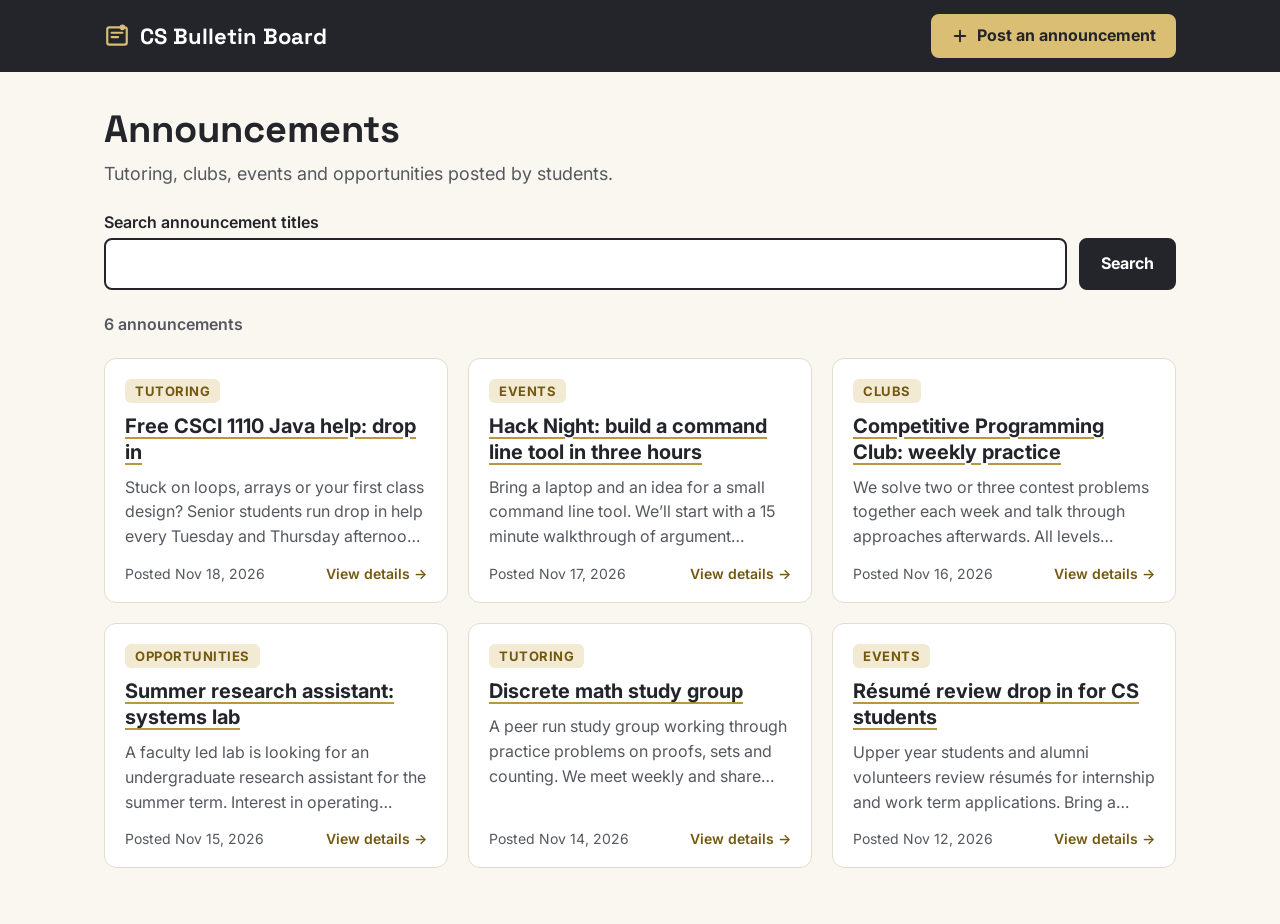
<file: index.html>
<!doctype html>
<html lang="en">

<head>
  <meta charset="utf-8">
  <meta name="viewport" content="width=device-width, initial-scale=1">
  <title>Announcements | CS Bulletin Board</title>

  <link rel="preconnect" href="https://fonts.googleapis.com">
  <link rel="preconnect" href="https://fonts.gstatic.com" crossorigin>
  <link
    rel="stylesheet"
    href="https://fonts.googleapis.com/css2?family=Inter:wght@400;500;600;700&amp;family=Space+Grotesk:wght@600;700&amp;display=swap"
    media="print"
    onload="this.media='all'">

  <link rel="stylesheet" href="css/styles.css">
</head>

<body>

  <a class="skip-link" href="#main">Skip to main content</a>


  <header class="site-header">
    <div class="site-header__inner">

      <div class="site-header__brand">
        <a class="brand" href="index.html">
          <svg
            aria-hidden="true"
            width="26"
            height="26"
            viewBox="0 0 24 24"
            fill="none"
            stroke="#D9BE74"
            stroke-width="2"
            stroke-linecap="round"
            stroke-linejoin="round">
            <rect x="3" y="4" width="18" height="16" rx="2"></rect>
            <path d="M7 9h10M7 13h6"></path>
            <circle cx="17" cy="4" r="1.6" fill="#D9BE74"></circle>
          </svg>
          <span class="brand__name">CS Bulletin Board</span>
        </a>
      </div>

      <a class="btn btn--gold" href="post.html">
        <svg
          aria-hidden="true"
          width="18"
          height="18"
          viewBox="0 0 24 24"
          fill="none"
          stroke="#23252B"
          stroke-width="2.5"
          stroke-linecap="round">
          <path d="M12 5v14M5 12h14"></path>
        </svg>
        Post an announcement
      </a>

    </div>
  </header>


  <main id="main" class="page">

    <div class="page-intro">
      <h1 class="page-title">Announcements</h1>
      <p class="lead">
        Tutoring, clubs, events and opportunities posted by students.
      </p>
    </div>

    <form id="search-form" class="search" role="search" action="index.html" method="get">
      <div class="search__field">
        <label for="q">Search announcement titles</label>
        <input id="q" class="input" name="q" type="search" autocomplete="off" maxlength="120">
      </div>
      <button id="search-button" type="submit" class="btn btn--primary">Search</button>
      <button id="clear-search" type="button" class="btn btn--secondary" hidden>Clear search</button>
    </form>

    <p id="board-status" class="status" role="status"></p>

    <section id="no-results" class="panel" hidden>
      <h2>No titles match “<span id="no-results-query"></span>”</h2>
      <p>Try a different word, or clear the search to see every announcement.</p>
      <button id="no-results-clear" type="button" class="btn btn--secondary">Clear search</button>
    </section>

    <section id="empty-board" class="panel" hidden>
      <h2>Nothing on the board yet</h2>
      <p>When someone posts an announcement, it will appear here.</p>
      <a class="btn btn--primary" href="post.html">Post an announcement</a>
    </section>

    <ul id="announcement-list" class="card-grid" hidden></ul>

    <noscript>
      <p class="panel">This page needs JavaScript to load the announcements.</p>
    </noscript>

  </main>


  <script src="js/notices.js"></script>
  <script src="js/board.js"></script>

</body>
</html>
</file>
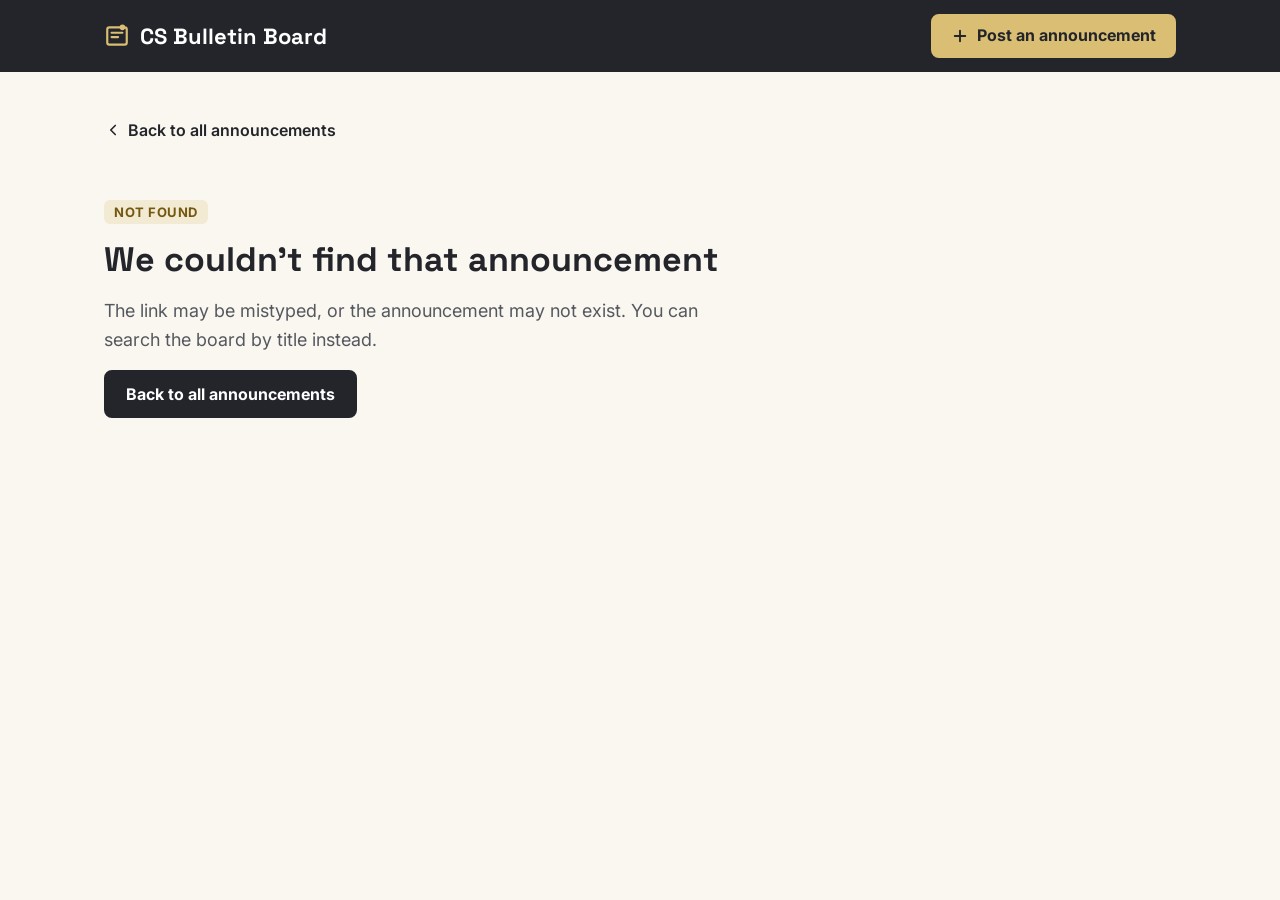
<file: details.html>
<!doctype html>
<html lang="en">

<head>
  <meta charset="utf-8">
  <meta name="viewport" content="width=device-width, initial-scale=1">
  <title>Announcement | CS Bulletin Board</title>

  <link rel="preconnect" href="https://fonts.googleapis.com">
  <link rel="preconnect" href="https://fonts.gstatic.com" crossorigin>
  <link
    rel="stylesheet"
    href="https://fonts.googleapis.com/css2?family=Inter:wght@400;500;600;700&amp;family=Space+Grotesk:wght@600;700&amp;display=swap"
    media="print"
    onload="this.media='all'">

  <link rel="stylesheet" href="css/styles.css">
</head>

<body>

  <a class="skip-link" href="#main">Skip to main content</a>


  <header class="site-header">
    <div class="site-header__inner">

      <div class="site-header__brand">
        <a class="brand" href="index.html">
          <svg
            aria-hidden="true"
            width="26"
            height="26"
            viewBox="0 0 24 24"
            fill="none"
            stroke="#D9BE74"
            stroke-width="2"
            stroke-linecap="round"
            stroke-linejoin="round">
            <rect x="3" y="4" width="18" height="16" rx="2"></rect>
            <path d="M7 9h10M7 13h6"></path>
            <circle cx="17" cy="4" r="1.6" fill="#D9BE74"></circle>
          </svg>
          <span class="brand__name">CS Bulletin Board</span>
        </a>
      </div>

      <a class="btn btn--gold" href="post.html">
        <svg
          aria-hidden="true"
          width="18"
          height="18"
          viewBox="0 0 24 24"
          fill="none"
          stroke="#23252B"
          stroke-width="2.5"
          stroke-linecap="round">
          <path d="M12 5v14M5 12h14"></path>
        </svg>
        Post an announcement
      </a>

    </div>
  </header>


  <main id="main" class="page">

    <a id="back-link" class="back-link" href="index.html">
      <svg
        aria-hidden="true"
        width="18"
        height="18"
        viewBox="0 0 24 24"
        fill="none"
        stroke="#23252B"
        stroke-width="2.2"
        stroke-linecap="round"
        stroke-linejoin="round">
        <path d="M15 18l-6-6 6-6"></path>
      </svg>
      <span id="back-link-text">Back to all announcements</span>
    </a>

    <section id="not-found" class="not-found" hidden>
      <p class="chip">Not found</p>
      <h1 class="page-title">We couldn’t find that announcement</h1>
      <p class="lead">
        The link may be mistyped, or the announcement may not exist.
        You can search the board by title instead.
      </p>
      <a class="btn btn--primary" href="index.html">Back to all announcements</a>
    </section>

    <article id="details" class="panel details" hidden>

      <div class="details__meta">
        <span id="details-category" class="chip"></span>
        <span class="details__posted">Posted <time id="details-date"></time></span>
      </div>

      <h1 id="details-title" class="page-title details__title"></h1>

      <p id="details-description" class="details__description"></p>

      <dl id="details-extra" class="details__extra" hidden>

        <div id="details-contact-row" hidden>
          <dt>Contact</dt>
          <dd id="details-contact"></dd>
        </div>

        <div id="details-link-row" hidden>
          <dt>Event link</dt>
          <dd><a id="details-link" rel="noopener noreferrer"></a></dd>
        </div>

      </dl>

    </article>

    <noscript>
      <p class="panel">This page needs JavaScript to load the announcement.</p>
    </noscript>

  </main>


  <script src="js/notices.js"></script>
  <script src="js/details.js"></script>

</body>
</html>
</file>
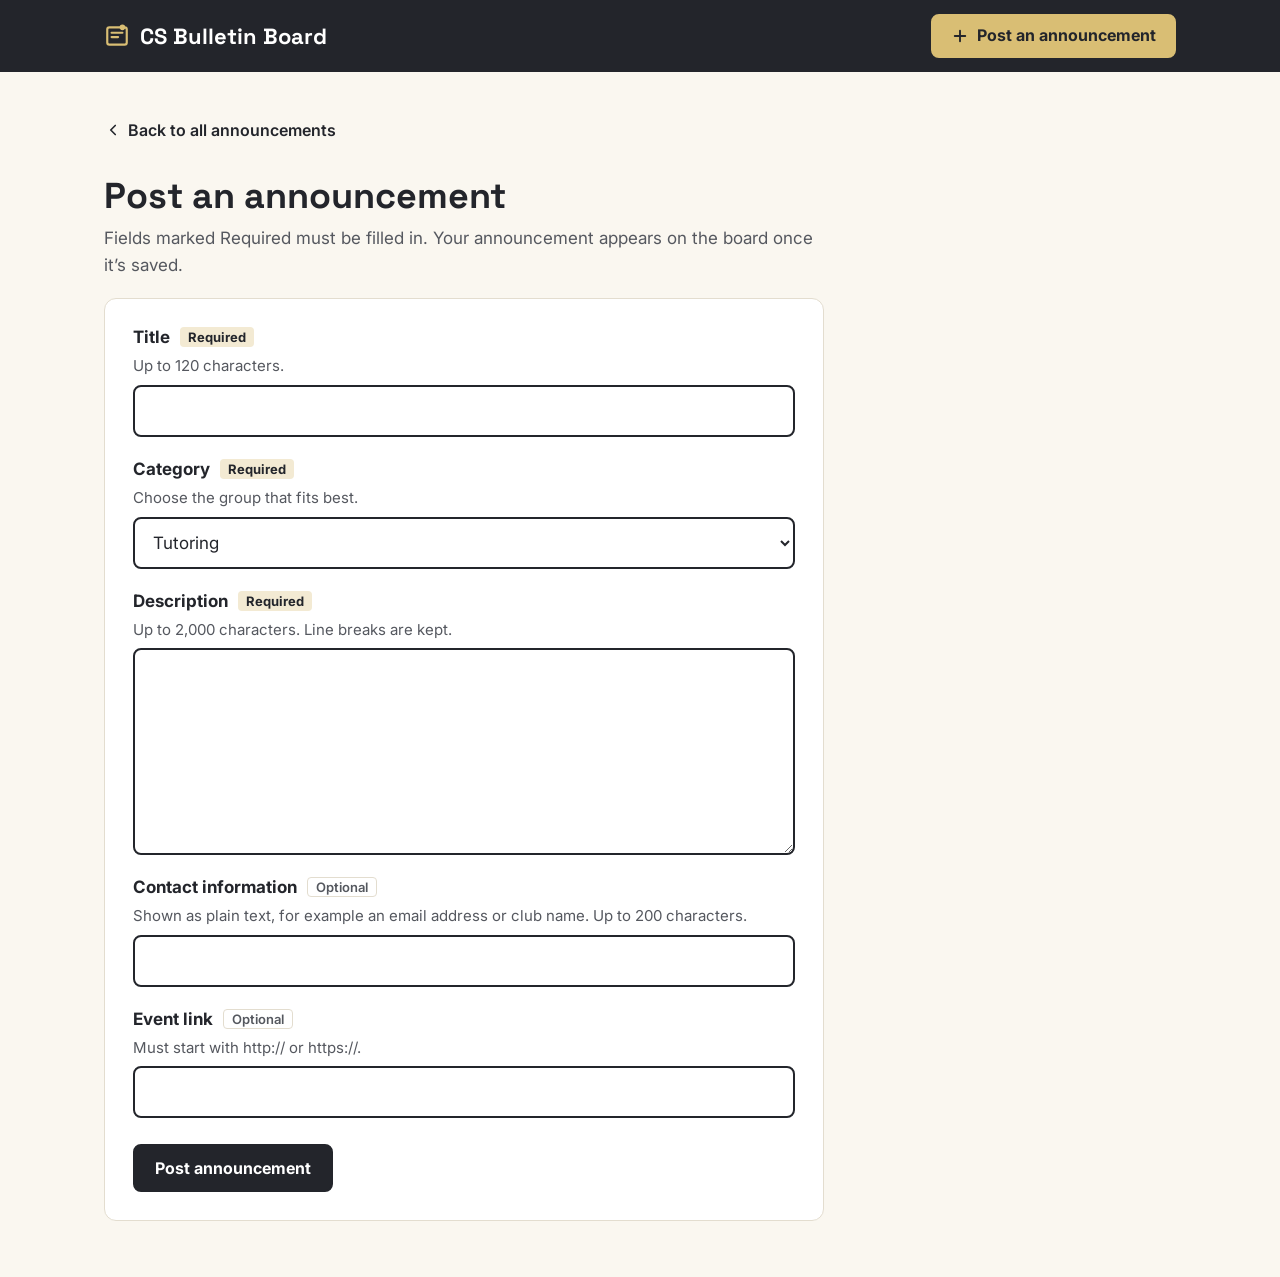
<file: post.html>
<!doctype html>
<html lang="en">

<head>
  <meta charset="utf-8">
  <meta name="viewport" content="width=device-width, initial-scale=1">
  <title>Post an announcement | CS Bulletin Board</title>

  <link rel="preconnect" href="https://fonts.googleapis.com">
  <link rel="preconnect" href="https://fonts.gstatic.com" crossorigin>
  <link
    rel="stylesheet"
    href="https://fonts.googleapis.com/css2?family=Inter:wght@400;500;600;700&amp;family=Space+Grotesk:wght@600;700&amp;display=swap"
    media="print"
    onload="this.media='all'">

  <link rel="stylesheet" href="css/styles.css">
  <link rel="stylesheet" href="css/form.css">
</head>

<body>

  <a class="skip-link" href="#main">Skip to main content</a>


  <header class="site-header">
    <div class="site-header__inner">

      <div class="site-header__brand">
        <a class="brand" href="index.html">
          <svg
            aria-hidden="true"
            width="26"
            height="26"
            viewBox="0 0 24 24"
            fill="none"
            stroke="#D9BE74"
            stroke-width="2"
            stroke-linecap="round"
            stroke-linejoin="round">
            <rect x="3" y="4" width="18" height="16" rx="2"></rect>
            <path d="M7 9h10M7 13h6"></path>
            <circle cx="17" cy="4" r="1.6" fill="#D9BE74"></circle>
          </svg>
          <span class="brand__name">CS Bulletin Board</span>
        </a>
      </div>

      <a class="btn btn--gold" href="post.html" aria-current="page">
        <svg
          aria-hidden="true"
          width="18"
          height="18"
          viewBox="0 0 24 24"
          fill="none"
          stroke="#23252B"
          stroke-width="2.5"
          stroke-linecap="round">
          <path d="M12 5v14M5 12h14"></path>
        </svg>
        Post an announcement
      </a>

    </div>
  </header>


  <main id="main" class="page">

    <a class="back-link" href="index.html">
      <svg
        aria-hidden="true"
        width="18"
        height="18"
        viewBox="0 0 24 24"
        fill="none"
        stroke="#23252B"
        stroke-width="2.2"
        stroke-linecap="round"
        stroke-linejoin="round">
        <path d="M15 18l-6-6 6-6"></path>
      </svg>
      Back to all announcements
    </a>

    <div class="form-column">

      <div class="form-intro">
        <h1 class="page-title page-title--form">Post an announcement</h1>
        <p class="lead lead--form">
          Fields marked Required must be filled in.
          Your announcement appears on the board once it’s saved.
        </p>
      </div>


      <!-- Shown only after the announcement has been saved. -->

      <section id="success-panel" class="success" hidden>

        <h2 id="success-heading" class="success__heading" tabindex="-1">
          <svg
            aria-hidden="true"
            width="24"
            height="24"
            viewBox="0 0 24 24"
            fill="none"
            stroke="#1E5A3A"
            stroke-width="2.5"
            stroke-linecap="round"
            stroke-linejoin="round">
            <circle cx="12" cy="12" r="9"></circle>
            <path d="M8 12.5l2.7 2.7L16 9.8"></path>
          </svg>
          Announcement posted
        </h2>

        <p class="success__text">“<span id="success-title"></span>” is saved and now on the board.</p>

        <div class="success__actions">
          <a id="view-announcement" class="btn btn--primary" href="index.html">View your announcement</a>
          <a class="btn btn--secondary" href="index.html">Back to the board</a>
          <button id="post-another" type="button" class="btn btn--secondary">Post another</button>
        </div>

      </section>


      <!-- The form. novalidate: checks run in post.js, using the rules in validation.js. -->

      <form id="post-form" class="panel form" novalidate>

        <!-- Red box for a failed save (the browser could not store the announcement). -->
        <div id="save-error" class="alert form-alert" role="alert" tabindex="-1" hidden>
          <p id="save-error-title" class="form-alert__title"></p>
          <p id="save-error-text" class="form-alert__text"></p>
        </div>

        <!-- Red box listing every field error, each link jumps to its field. -->
        <div id="error-summary" class="alert form-alert" role="alert" tabindex="-1" hidden>
          <p id="error-summary-heading" class="form-alert__title"></p>
          <ul id="error-summary-list" class="form-alert__list"></ul>
        </div>


        <!-- Title -->
        <div class="field" id="field-title">

          <label class="field__label" for="title">
            Title
            <span class="tag tag--required">Required</span>
          </label>

          <p id="title-hint" class="field__hint">Up to 120 characters.</p>

          <p id="title-error" class="field__error" hidden>
            <svg
              aria-hidden="true"
              width="18"
              height="18"
              viewBox="0 0 24 24"
              fill="none"
              stroke="#A3260F"
              stroke-width="2.4"
              stroke-linecap="round">
              <circle cx="12" cy="12" r="9"></circle>
              <path d="M12 7v6M12 16.5v.5"></path>
            </svg>
            <span>Error: <span id="title-error-text"></span></span>
          </p>

          <input
            id="title"
            name="title"
            class="field__control"
            type="text"
            maxlength="120"
            autocomplete="off"
            required
            aria-describedby="title-hint title-error">

        </div>


        <!-- Category -->
        <div class="field" id="field-category">

          <label class="field__label" for="category">
            Category
            <span class="tag tag--required">Required</span>
          </label>

          <p id="category-hint" class="field__hint">Choose the group that fits best.</p>

          <p id="category-error" class="field__error" hidden>
            <svg
              aria-hidden="true"
              width="18"
              height="18"
              viewBox="0 0 24 24"
              fill="none"
              stroke="#A3260F"
              stroke-width="2.4"
              stroke-linecap="round">
              <circle cx="12" cy="12" r="9"></circle>
              <path d="M12 7v6M12 16.5v.5"></path>
            </svg>
            <span>Error: <span id="category-error-text"></span></span>
          </p>

          <select
            id="category"
            name="category"
            class="field__control"
            required
            aria-describedby="category-hint category-error">
            <option value="Tutoring" selected>Tutoring</option>
            <option value="Clubs">Clubs</option>
            <option value="Events">Events</option>
            <option value="Opportunities">Opportunities</option>
          </select>

        </div>


        <!-- Description -->
        <div class="field" id="field-description">

          <label class="field__label" for="description">
            Description
            <span class="tag tag--required">Required</span>
          </label>

          <p id="description-hint" class="field__hint">Up to 2,000 characters. Line breaks are kept.</p>

          <p id="description-error" class="field__error" hidden>
            <svg
              aria-hidden="true"
              width="18"
              height="18"
              viewBox="0 0 24 24"
              fill="none"
              stroke="#A3260F"
              stroke-width="2.4"
              stroke-linecap="round">
              <circle cx="12" cy="12" r="9"></circle>
              <path d="M12 7v6M12 16.5v.5"></path>
            </svg>
            <span>Error: <span id="description-error-text"></span></span>
          </p>

          <textarea
            id="description"
            name="description"
            class="field__control"
            rows="7"
            maxlength="2000"
            required
            aria-describedby="description-hint description-error"></textarea>

        </div>


        <!-- Contact information (optional) -->
        <div class="field" id="field-contact">

          <label class="field__label" for="contact">
            Contact information
            <span class="tag tag--optional">Optional</span>
          </label>

          <p id="contact-hint" class="field__hint">
            Shown as plain text, for example an email address or club name.
            Up to 200 characters.
          </p>

          <p id="contact-error" class="field__error" hidden>
            <svg
              aria-hidden="true"
              width="18"
              height="18"
              viewBox="0 0 24 24"
              fill="none"
              stroke="#A3260F"
              stroke-width="2.4"
              stroke-linecap="round">
              <circle cx="12" cy="12" r="9"></circle>
              <path d="M12 7v6M12 16.5v.5"></path>
            </svg>
            <span>Error: <span id="contact-error-text"></span></span>
          </p>

          <input
            id="contact"
            name="contact"
            class="field__control"
            type="text"
            maxlength="200"
            autocomplete="off"
            aria-describedby="contact-hint contact-error">

        </div>


        <!-- Event link (optional) -->
        <div class="field" id="field-eventUrl">

          <label class="field__label" for="eventUrl">
            Event link
            <span class="tag tag--optional">Optional</span>
          </label>

          <p id="eventUrl-hint" class="field__hint">Must start with http:// or https://.</p>

          <p id="eventUrl-error" class="field__error" hidden>
            <svg
              aria-hidden="true"
              width="18"
              height="18"
              viewBox="0 0 24 24"
              fill="none"
              stroke="#A3260F"
              stroke-width="2.4"
              stroke-linecap="round">
              <circle cx="12" cy="12" r="9"></circle>
              <path d="M12 7v6M12 16.5v.5"></path>
            </svg>
            <span>Error: <span id="eventUrl-error-text"></span></span>
          </p>

          <input
            id="eventUrl"
            name="eventUrl"
            class="field__control"
            type="url"
            inputmode="url"
            maxlength="500"
            autocomplete="off"
            aria-describedby="eventUrl-hint eventUrl-error">

        </div>


        <div class="form__actions">
          <button id="submit-button" type="submit" class="btn btn--primary form__submit">Post announcement</button>
        </div>

      </form>

    </div>

    <noscript>
      <p class="panel">This form needs JavaScript to post an announcement.</p>
    </noscript>

  </main>


  <script src="js/validation.js"></script>
  <script src="js/notices.js"></script>
  <script src="js/post.js"></script>

</body>
</html>
</file>
<file: css/styles.css>
/* ==========================================================================
   CS Bulletin Board styles. Sections, with their numbers in square brackets:
   [1] Colour and font tokens    [2] Base, focus ring, long-word wrapping
   [3] Header and skip link      [4] Page layout, text and chips
   [5] Buttons                   [6] Search form and text box
   [7] Status line               [8] Announcement cards and the list
   [9] Panels and alerts         [10] Announcement page and back link
   [11] Not-found block          [12] Small screens (480px and narrower)
   ========================================================================== */


/* [1] Colour and font tokens. Change a colour here and every page follows. */

:root {
  --charcoal: #23252B;
  --charcoal-hover: #3A3D45;
  --warm-white: #FAF7F0;
  --white: #FFFFFF;
  --gold: #D9BE74;
  --gold-hover: #E6CF92;
  --gold-text: #73580F;
  --gold-line: #B8973F;
  --chip-bg: #F3EAD3;
  --muted: #55585F;
  --border: #E3DDCF;
  --skeleton: #ECE7DB;
  --error: #A3260F;
  --error-bg: #FBEDEA;
  --success: #1E5A3A;
  --success-bg: #E8F2EC;

  --font-display: 'Space Grotesk', system-ui, sans-serif;
  --font-body: Inter, system-ui, -apple-system, 'Segoe UI', Roboto, sans-serif;
}


/* [2] Base */

/* Padding and borders count inside an element's width, so nothing overflows its box. */
*,
*::before,
*::after {
  box-sizing: border-box;
}

/* The hidden attribute must always hide. Without !important, display: flex or grid would override it. */
[hidden] {
  display: none !important;
}

/* A column layout with a full-height minimum keeps the footer at the bottom of short pages. */
body {
  display: flex;
  flex-direction: column;
  min-height: 100vh;
  margin: 0;
  background: var(--warm-white);
  color: var(--charcoal);
  font-family: var(--font-body);
  font-size: 16px;
}

/* Default margins are removed, so the layout gaps decide the spacing. */
h1,
h2,
p,
dl,
dd {
  margin: 0;
}

svg {
  flex-shrink: 0;
  max-width: 100%;
}

a {
  color: var(--gold-text);
}

a:hover {
  color: var(--charcoal);
}

/* One focus ring for every control. On the charcoal header the ring is gold so it stays visible. */
:focus-visible {
  outline: 3px solid var(--gold-text);
  outline-offset: 2px;
}

.site-header :focus-visible {
  outline-color: var(--gold);
}

/* Long unbroken words (titles, emails, links) wrap instead of pushing the page sideways. */
.page-title,
.lead,
.status,
.card__title,
.card__preview,
.details__description,
.details__extra dd,
.details__extra a,
.alert h2,
.alert p {
  overflow-wrap: anywhere;
}

/* Hides text from sighted users but keeps it for screen readers. */
.visually-hidden {
  position: absolute !important;
  width: 1px;
  height: 1px;
  margin: -1px;
  padding: 0;
  overflow: hidden;
  clip: rect(0 0 0 0);
  white-space: nowrap;
  border: 0;
}


/* [3] Header and skip link */

/* Off-screen until it gets keyboard focus, then it slides into view at the top left. */
.skip-link {
  position: absolute;
  top: 8px;
  left: 16px;
  z-index: 10;
  padding: 10px 16px;
  background: var(--white);
  color: var(--charcoal);
  border: 2px solid var(--charcoal);
  border-radius: 8px;
  font-weight: 700;
  text-decoration: none;
  transform: translateY(-200%);
}

.skip-link:focus {
  transform: none;
}

.site-header {
  background: var(--charcoal);
  color: var(--white);
}

.site-header__inner {
  max-width: 1120px;
  margin: 0 auto;
  padding: 14px 24px;
  display: flex;
  flex-wrap: wrap;
  align-items: center;
  justify-content: space-between;
  gap: 12px;
}

.site-header__brand {
  display: flex;
  flex-wrap: wrap;
  align-items: center;
  gap: 12px;
}

.brand,
.brand:hover {
  display: flex;
  align-items: center;
  gap: 10px;
  min-height: 44px;
  color: var(--white);
  text-decoration: none;
}

.brand__name {
  font-family: var(--font-display);
  font-weight: 700;
  font-size: 22px;
}

.brand:hover .brand__name {
  text-decoration: underline;
  text-decoration-color: var(--gold);
  text-underline-offset: 4px;
}


/* [4] Page layout, text and chips */

.page {
  flex: 1;
  width: 100%;
  max-width: 1120px;
  margin: 0 auto;
  padding: 36px 24px 56px;
  display: flex;
  flex-direction: column;
  gap: 24px;
}

.page-intro {
  display: flex;
  flex-direction: column;
  gap: 8px;
}

.page-title {
  font-family: var(--font-display);
  font-weight: 700;
  font-size: 38px;
  line-height: 1.15;
}

.lead {
  max-width: 640px;
  font-size: 18px;
  line-height: 1.55;
  color: var(--muted);
}

/* Category label. Text only, so it does not rely on colour to show what it is. */
.chip {
  display: inline-block;
  margin: 0;
  padding: 4px 10px;
  background: var(--chip-bg);
  color: var(--gold-text);
  font-size: 13px;
  font-weight: 700;
  letter-spacing: 0.04em;
  text-transform: uppercase;
  border-radius: 6px;
}


/* [5] Buttons. Every button is at least 48px tall. Links styled as buttons use the same classes. */

.btn {
  display: inline-flex;
  align-items: center;
  justify-content: center;
  gap: 8px;
  min-height: 48px;
  padding: 0 20px;
  border: 2px solid var(--charcoal);
  border-radius: 8px;
  font: inherit;
  font-size: 16px;
  font-weight: 700;
  line-height: 1.2;
  text-align: center;
  text-decoration: none;
  cursor: pointer;
}

/* The colour rules repeat :hover on purpose. A plain "a:hover" rule would otherwise turn button text charcoal. */
.btn--primary,
.btn--primary:hover {
  background: var(--charcoal);
  color: var(--white);
}

.btn--primary:hover {
  background: var(--charcoal-hover);
  border-color: var(--charcoal-hover);
}

.btn--secondary,
.btn--secondary:hover {
  background: var(--white);
  color: var(--charcoal);
}

.btn--secondary:hover {
  background: var(--warm-white);
}

/* Gold button in the header. Its border matches its background, so it looks borderless. */
.btn--gold,
.btn--gold:hover {
  min-height: 44px;
  padding: 10px 18px;
  background: var(--gold);
  border-color: var(--gold);
  color: var(--charcoal);
}

.btn--gold:hover {
  background: var(--gold-hover);
  border-color: var(--gold-hover);
}

.btn:disabled {
  opacity: 0.6;
  cursor: not-allowed;
}


/* [6] Search form and text box */

/* The label sits above the box. The buttons sit beside it and wrap onto new rows on narrow screens. */
.search {
  display: flex;
  flex-wrap: wrap;
  align-items: flex-end;
  gap: 12px;
}

.search__field {
  flex: 1 1 280px;
  min-width: 0;
  display: flex;
  flex-direction: column;
  gap: 6px;
}

.search label {
  font-size: 16px;
  font-weight: 600;
}

.search .btn {
  min-height: 52px;
}

/* Shared text box style: 52px tall with a 2px charcoal border. */
.input {
  width: 100%;
  height: 52px;
  padding: 0 16px;
  font: inherit;
  font-size: 17px;
  color: var(--charcoal);
  background: var(--white);
  border: 2px solid var(--charcoal);
  border-radius: 8px;
}


/* [7] Status line, announced to screen readers by role="status" */

.status {
  font-size: 16px;
  font-weight: 600;
  color: var(--muted);
}

/* An empty status line takes no space, so the layout gap does not show as a blank band. */
.status:empty {
  display: none;
}


/* [8] Announcement cards and the list */

/* Columns of at least 300px. On a very narrow screen, one column as wide as the screen. */
.card-grid {
  margin: 0;
  padding: 0;
  list-style: none;
  display: grid;
  grid-template-columns: repeat(auto-fill, minmax(min(300px, 100%), 1fr));
  gap: 20px;
}

.card-grid__item {
  display: flex;
}

.card {
  position: relative; /* the stretched title link covers the whole card, see .card__title a::after */
  flex: 1;
  min-width: 0;
  display: flex;
  flex-direction: column;
  gap: 10px;
  padding: 20px;
  background: var(--white);
  border: 1px solid var(--border);
  border-radius: 12px;
}

/* Border turns charcoal when the card is hovered or a key inside it has focus. */
.card-grid__item .card:hover,
.card-grid__item .card:focus-within {
  border-color: var(--charcoal);
}

.card__meta {
  display: flex;
  flex-wrap: wrap;
  justify-content: space-between;
  align-items: center;
  gap: 8px;
}

.card__title {
  font-size: 20px;
  line-height: 1.3;
}

/* Charcoal title with a gold underline, as in the mockup. */
.card__title a,
.card__title a:hover {
  color: var(--charcoal);
  text-decoration: underline;
  text-decoration-color: var(--gold-line);
  text-decoration-thickness: 2px;
  text-underline-offset: 4px;
}

/* The "stretched link": this invisible layer covers the card, so clicking anywhere opens the announcement. */
.card__title a::after {
  content: '';
  position: absolute;
  top: 0;
  right: 0;
  bottom: 0;
  left: 0;
  border-radius: 12px;
}

/* Shows at most three lines of the description. The rest is cut off with the CSS clamp. */
.card__preview {
  display: -webkit-box;
  -webkit-line-clamp: 3;
  line-clamp: 3;
  -webkit-box-orient: vertical;
  overflow: hidden;
  font-size: 16px;
  line-height: 1.55;
  color: var(--muted);
}

/* margin-top: auto pushes the footer row to the bottom when cards in a row have different heights. */
.card__footer {
  margin: 0;
  margin-top: auto;
  padding-top: 6px;
  display: flex;
  flex-wrap: wrap;
  justify-content: space-between;
  align-items: baseline;
  gap: 4px 12px;
  font-size: 14px;
  color: var(--muted);
}

.card__more {
  color: var(--gold-text);
  font-weight: 600;
}

/* Loading placeholders: same card shape, with grey blocks where the text will go. */
.skeleton-card {
  gap: 12px;
}

.skeleton {
  height: 14px;
  background: var(--skeleton);
  border-radius: 6px;
}

.skeleton--chip {
  width: 90px;
  height: 22px;
}

.skeleton--title {
  width: 85%;
  height: 22px;
}

.skeleton--line {
  width: 100%;
}

.skeleton--line-short {
  width: 70%;
}


/* [9] Panels and alerts */

/* White box with a border. Used for the empty and no-results messages and the noscript note. */
.panel {
  display: flex;
  flex-direction: column;
  align-items: flex-start;
  gap: 12px;
  padding: 32px 24px;
  background: var(--white);
  border: 1px solid var(--border);
  border-radius: 12px;
}

.panel h2 {
  font-size: 22px;
}

/* The panel paragraph style. :where() keeps this rule's specificity at zero, so a class such as
   .details__description (which can sit inside a panel) still wins over it. */
:where(.panel) p {
  font-size: 17px;
  line-height: 1.5;
  color: var(--muted);
}

/* Red error box, with an icon next to its heading so it is not shown by colour alone. */
.alert {
  display: flex;
  flex-direction: column;
  align-items: flex-start;
  gap: 10px;
  padding: 24px;
  background: var(--error-bg);
  border: 2px solid var(--error);
  border-radius: 12px;
}

.alert h2 {
  display: flex;
  align-items: center;
  gap: 10px;
  font-size: 21px;
  color: var(--error);
}

.alert p {
  font-size: 17px;
  line-height: 1.5;
  color: var(--charcoal);
}


/* [10] Announcement page and back link */

.back-link,
.back-link:hover {
  align-self: flex-start;
  display: inline-flex;
  align-items: center;
  gap: 6px;
  min-height: 44px;
  color: var(--charcoal);
  font-size: 16px;
  font-weight: 600;
  text-decoration: none;
}

.details {
  width: 100%;
  max-width: 760px;
  align-items: stretch; /* the rows below need the full width, unlike other panels */
  gap: 20px;
  padding: 32px;
}

.details__meta {
  display: flex;
  flex-wrap: wrap;
  align-items: center;
  gap: 10px;
}

.details__posted {
  font-size: 14px;
  color: var(--muted);
}

.details__title {
  font-size: 34px;
  line-height: 1.2;
}

/* pre-line keeps the line breaks the author typed, but still wraps long lines. */
.details__description {
  font-size: 18px;
  line-height: 1.65;
  color: var(--charcoal);
  white-space: pre-line;
}

.details__extra {
  display: flex;
  flex-direction: column;
  gap: 16px;
  padding-top: 20px;
  border-top: 1px solid var(--border);
}

.details__extra > div {
  display: flex;
  flex-direction: column;
  gap: 4px;
}

.details__extra dt {
  font-size: 15px;
  font-weight: 700;
  letter-spacing: 0.04em;
  text-transform: uppercase;
  color: var(--gold-text);
}

.details__extra dd {
  font-size: 17px;
}

.details__extra a {
  font-weight: 600;
}


/* [11] Not-found block. Used inside the details page. */

.not-found {
  max-width: 640px;
  display: flex;
  flex-direction: column;
  align-items: flex-start;
  gap: 16px;
  padding: 24px 0;
}

.not-found .page-title {
  font-size: 34px;
  line-height: 1.2;
}

.not-found .lead {
  line-height: 1.6;
}


/* [12] Small screens: 480px and narrower */

@media (max-width: 480px) {
  .site-header__inner {
    padding: 12px 16px;
  }

  .page {
    padding: 24px 16px 40px;
  }

  .page-title,
  .details__title,
  .not-found .page-title {
    font-size: 30px;
  }

  .card,
  .panel,
  .alert,
  .details {
    padding: 20px 16px;
  }

  /* On phones the search buttons take the full width, one under the other. */
  .search .btn {
    width: 100%;
  }
}
</file>
<file: css/form.css>
/* ==========================================================================
   Post an announcement page. Loaded after css/styles.css, on this page only.
   Sections, with their numbers in square brackets:
   [1] Column and heading       [2] Form panel and fields
   [3] Error text under fields  [4] Error boxes (alerts)
   [5] Success panel            [6] Submit row and sending state
   [7] Focus for script-moved focus   [8] Small screens (480px and narrower)
   ========================================================================== */


/* [1] Column and heading */

/* The column that holds the heading, the success panel and the form. At most 720px wide. */
.form-column {
  width: 100%;
  max-width: 720px;
  display: flex;
  flex-direction: column;
  gap: 20px;
}

/* Heading and intro sit close together, as in the mockup. */
.form-intro {
  display: flex;
  flex-direction: column;
  gap: 8px;
}

.page-title--form {
  font-size: 36px;
  line-height: 1.15;
}

/* The shared .lead has a 640px limit and 18px text. Here the intro uses the full column at 17px. */
.lead--form {
  max-width: none;
  font-size: 17px;
  line-height: 1.55;
}


/* [2] Form panel and fields */

/* The shared .panel centres its children (align-items: flex-start), so stretch them here
   so every field and button takes the full width of the panel. */
.form {
  align-items: stretch;
  gap: 22px;
  padding: 28px;
}

/* One field: label, hint, error and control, stacked. */
.field {
  display: flex;
  flex-direction: column;
  gap: 8px;
}

/* Wraps on a very narrow screen so "Contact information" and its tag can sit on two lines. */
.field__label {
  display: flex;
  flex-wrap: wrap;
  align-items: center;
  gap: 10px;
  font-size: 17px;
  font-weight: 700;
}

/* "Required" and "Optional" tags. The words show the state, not only the colour. */
.tag {
  display: inline-block;
  font-size: 13px;
  border-radius: 4px;
}

.tag--required {
  padding: 2px 8px;
  background: var(--chip-bg);
  color: var(--charcoal);
  font-weight: 700;
}

.tag--optional {
  padding: 1px 8px;
  border: 1px solid var(--border);
  color: var(--muted);
  font-weight: 600;
}

.field__hint {
  font-size: 15px;
  line-height: 1.45;
  color: var(--muted);
}

/* The text boxes, the select and the textarea share one look: 52px tall, 2px charcoal border. */
.field__control {
  width: 100%;
  height: 52px;
  padding: 0 14px;
  font: inherit;
  font-size: 17px;
  color: var(--charcoal);
  background: var(--white);
  border: 2px solid var(--charcoal);
  border-radius: 8px;
}

/* The description box is taller: about seven lines (7 x 1.5 line height, plus padding and border),
   and the reader can drag it taller. */
textarea.field__control {
  height: auto;
  min-height: calc(7 * 1.5em + 28px);
  padding: 12px 14px;
  line-height: 1.5;
  resize: vertical;
}

/* A field with an error gets a thicker red border. The thickness shows the error, not only the colour. */
.field--invalid .field__control {
  border: 3px solid var(--error);
}


/* [3] Error text under fields */

/* The error row: a red icon and the message. The icon keeps its size and sits level with the first line. */
.field__error {
  display: flex;
  align-items: flex-start;
  gap: 8px;
  font-size: 16px;
  font-weight: 600;
  color: var(--error);
  overflow-wrap: anywhere;
}

.field__error svg {
  flex: none;
  margin-top: 2px;
}


/* [4] Error boxes (alerts) */

/* The two red boxes reuse the shared .alert. Only the spacing and corners change here. */
.form-alert {
  align-items: stretch;
  gap: 6px;
  padding: 16px 18px;
  border-radius: 10px;
}

/* The shared .alert p rule sets the paragraph size and colour. These selectors also use
   .form-alert, so they win over it. */
.form-alert .form-alert__title {
  font-size: 17px;
  font-weight: 700;
  color: var(--error);
}

.form-alert .form-alert__text {
  font-size: 16px;
  line-height: 1.5;
  color: var(--charcoal);
}

/* The error summary list. Long unbroken words wrap instead of widening the box. */
.form-alert__list {
  margin: 0;
  padding-left: 20px;
  font-size: 16px;
  line-height: 1.6;
  overflow-wrap: anywhere;
}

.form-alert__list a,
.form-alert__list a:hover {
  color: var(--error);
  font-weight: 600;
  text-decoration: underline;
}


/* [5] Success panel */

/* Shown in place of the form after the announcement has been saved. */
.success {
  display: flex;
  flex-direction: column;
  align-items: flex-start;
  gap: 12px;
  padding: 24px;
  background: var(--success-bg);
  border: 2px solid var(--success);
  border-radius: 12px;
}

.success__heading {
  display: flex;
  align-items: center;
  gap: 10px;
  font-size: 22px;
  color: var(--success);
}

.success__text {
  font-size: 17px;
  line-height: 1.5;
  overflow-wrap: anywhere;
}

/* The three buttons: they wrap onto new lines when there is no room. */
.success__actions {
  display: flex;
  flex-wrap: wrap;
  gap: 12px;
}


/* [6] Submit row and sending state */

/* The submit button and the live status line sit side by side, and wrap on narrow screens. */
.form__actions {
  display: flex;
  flex-wrap: wrap;
  align-items: center;
  gap: 14px;
  padding-top: 4px;
}

.form__submit {
  min-width: 200px;
}

/* Keeps the live status line in the layout when it is empty, so screen readers pick up its
   text. The shared .status:empty rule would hide it. */
.form__actions .status:empty {
  display: block;
}

/* The status line is a plain text line here, as in the mockup (the shared .status is bolder). */
.form__actions .status {
  font-weight: 400;
}

/* While a post is being saved the button looks dimmed. It is aria-disabled, not disabled,
   so it keeps keyboard focus. */
.btn[aria-disabled="true"] {
  opacity: 0.6;
  cursor: default;
}


/* [7] Focus for script-moved focus */

/* Boxes and headings that take focus from script (not from a key press) get the same ring as
   the shared focus style. */
[tabindex="-1"]:focus {
  outline: 3px solid var(--gold-text);
  outline-offset: 2px;
}


/* [8] Small screens: 480px and narrower */

@media (max-width: 480px) {
  .form {
    padding: 20px 16px;
  }

  .page-title--form {
    font-size: 30px;
  }

  /* On phones the submit button and the success buttons take the full width, one under the other. */
  .form__submit,
  .success__actions {
    width: 100%;
  }

  .success__actions .btn {
    width: 100%;
  }
}
</file>
